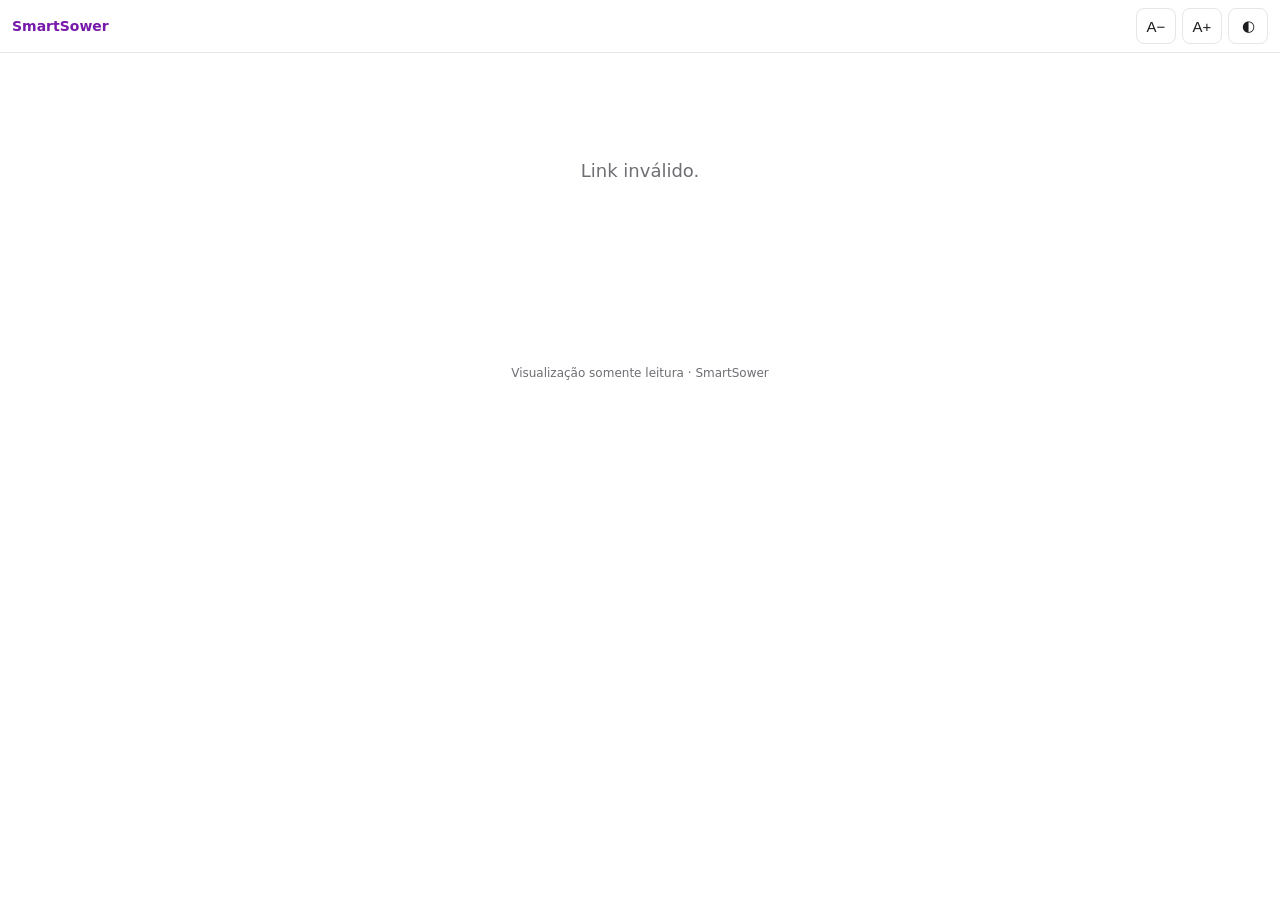
<file: ler.html>
<!DOCTYPE html>
<html lang="pt-BR">
<head>
<meta charset="utf-8">
<meta name="viewport" content="width=device-width, initial-scale=1">
<meta name="robots" content="noindex, nofollow">
<title>SmartSower — Leitura</title>
<link rel="icon" href="icon-192.png">
<style>
:root{--bg:#ffffff;--fg:#1d1d1f;--muted:#6e6e73;--accent:#7719aa;--verse:#0f6cbd;--line:#e6e6e6;--card:#f6f5f8;color-scheme:light}
body[data-theme=sepia]{--bg:#f4ecd8;--fg:#3b2f22;--muted:#8a7a63;--accent:#7a2e8f;--verse:#2c5b8f;--line:#e2d6bb;--card:#ece2c8}
body[data-theme=dark]{--bg:#111214;--fg:#ededed;--muted:#9a9aa3;--accent:#d7b4f0;--verse:#8cc4ff;--line:#2a2b30;--card:#1c1d21;color-scheme:dark}
*{box-sizing:border-box}html,body{margin:0;background:var(--bg);color:var(--fg)}
body{font-family:"Segoe UI",system-ui,-apple-system,Roboto,sans-serif}
.bar{position:sticky;top:0;display:flex;align-items:center;gap:6px;padding:8px 12px;background:var(--bg);border-bottom:1px solid var(--line);z-index:2}
.bar .brand{font-weight:700;color:var(--accent);flex:1;font-size:14px}
.bar button{border:1px solid var(--line);background:transparent;color:var(--fg);border-radius:8px;min-width:40px;min-height:36px;font-size:15px;cursor:pointer}
main{max-width:46em;margin:0 auto;padding:24px 20px 80px;line-height:1.6;font-size:var(--fs,20px)}
h1{font-size:1.6em;margin:0 0 .2em;line-height:1.2}
.meta{color:var(--muted);font-size:.8em;margin:0 0 1.2em}
h2{color:var(--accent);font-size:1.25em;margin:1.4em 0 .4em;line-height:1.25}
.verse{margin:.8em 0;padding:.2em 0 .2em .9em;border-left:.18em solid var(--verse);font-style:italic}
.verse .ref{font-style:normal;font-weight:700;color:var(--verse);font-size:.75em;margin-bottom:.2em}
.verse sup{font-size:.6em;color:var(--verse);font-style:normal}
.call{margin:.8em 0;padding:.5em .9em;border-radius:.4em;background:var(--card);border-left:.18em solid var(--accent)}
.call small{display:block;font-size:.6em;text-transform:uppercase;letter-spacing:.08em;font-weight:700;color:var(--accent)}
.text div{margin-bottom:.35em}
figure{margin:1em 0}img{max-width:100%;border-radius:.3em}figcaption{font-size:.7em;color:var(--muted)}
img.ink{background:#fff;padding:.4em;border-radius:.4em}
.msg{text-align:center;color:var(--muted);padding:80px 20px;font-size:18px}
footer{text-align:center;color:var(--muted);font-size:12px;padding:20px}
body.locked main{-webkit-user-select:none;user-select:none;-webkit-touch-callout:none}
body.locked img{pointer-events:none}
@media print{body.locked *{display:none!important}body.locked:after{content:"A impressão deste conteúdo foi desativada pelo autor.";display:block;padding:40px;font-size:18px}}
.mk-t{display:inline-block;min-width:1.35em;text-align:center;color:#fff;border-radius:1em;font-weight:700;font-size:.8em;margin-right:.3em;font-style:normal;padding:0 .2em}.mk-important{background:#d13438}.mk-star{background:#e8a400}.mk-question{background:#0f6cbd}.mk-pray{background:#7719aa}.mk-heart{background:#e3008c}.mk-people{background:#107c10}.mk-idea{background:#ca5010}.mk-screen{background:#3a5f8f}.mk-music{background:#4f52b2}.mk-pause{background:#038387}.mk-optional{background:#69707d}.mk-warning{background:#b7791f}
[style*="background-color"]:not([style*=" color"]):not([style^="color"]):not([style*=";color"]){color:#1b1b1b}
</style>
</head>
<body>
<div class="bar">
  <span class="brand">SmartSower</span>
  <button id="sm" title="Letra menor">A−</button><button id="bg" title="Letra maior">A+</button><button id="th" title="Tema">◐</button>
</div>
<main id="c"><div class="msg">Carregando…</div></main>
<footer>Visualização somente leitura · SmartSower</footer>
<script src="config.js"></script>
<script>
(function () {
  var C = document.getElementById('c'), cfg = window.SMARTSOWER_CONFIG || window.SMARTSERMON_CONFIG || {};
  var fs = +(localStorage.getItem('ler-fs') || 20), th = localStorage.getItem('ler-th') || (matchMedia('(prefers-color-scheme: dark)').matches ? 'dark' : 'light');
  function apply() { document.documentElement.style.setProperty('--fs', fs + 'px'); document.body.dataset.theme = th; try { localStorage.setItem('ler-fs', fs); localStorage.setItem('ler-th', th); } catch (e) { } }
  apply();
  document.getElementById('sm').onclick = function () { fs = Math.max(14, fs - 2); apply(); };
  document.getElementById('bg').onclick = function () { fs = Math.min(40, fs + 2); apply(); };
  document.getElementById('th').onclick = function () { th = { light: 'sepia', sepia: 'dark', dark: 'light' }[th] || 'light'; apply(); };
  function msg(t) { C.innerHTML = ''; var d = document.createElement('div'); d.className = 'msg'; d.textContent = t; C.appendChild(d); }
  // Sanitiza o HTML recebido (só marcas de formatação; imagens apenas data:)
  var OK = { H1: 1, H2: 1, H3: 1, P: 1, DIV: 1, SPAN: 1, B: 1, STRONG: 1, I: 1, EM: 1, U: 1, S: 1, SUP: 1, SUB: 1, BR: 1, UL: 1, OL: 1, LI: 1, BLOCKQUOTE: 1, FIGURE: 1, FIGCAPTION: 1, IMG: 1, SMALL: 1, MARK: 1 };
  function clean(html) {
    var doc = new DOMParser().parseFromString('<div>' + html + '</div>', 'text/html'), root = doc.body.firstChild;
    (function walk(n) {
      Array.prototype.slice.call(n.childNodes).forEach(function (c) {
        if (c.nodeType !== 1) { if (c.nodeType !== 3) c.remove(); return; }
        if (!OK[c.tagName]) { while (c.firstChild) c.parentNode.insertBefore(c.firstChild, c); c.remove(); return; }
        Array.prototype.slice.call(c.attributes).forEach(function (a) {
          var keep = a.name === 'class' || (c.tagName === 'IMG' && a.name === 'src' && /^data:image\/(png|jpe?g|gif|webp);/i.test(a.value)) || (a.name === 'style' && /^(\s*(color|background-color)\s*:[^;]{1,40};?){1,2}\s*$/.test(a.value)) || a.name === 'alt';
          if (!keep) c.removeAttribute(a.name);
        });
        if (c.tagName === 'IMG' && !c.getAttribute('src')) { c.remove(); return; }
        walk(c);
      });
    })(root);
    return root.innerHTML;
  }
  var id = new URLSearchParams(location.search).get('id');
  if (!id || !cfg.supabaseUrl) return msg('Link inválido.');
  fetch(cfg.supabaseUrl.replace(/\/+$/, '') + '/rest/v1/rpc/get_share', { method: 'POST', headers: { apikey: cfg.supabaseAnonKey, 'Content-Type': 'application/json' }, body: JSON.stringify({ p_id: id }) })
    .then(function (r) { return r.ok ? r.json() : null; })
    .then(function (j) {
      if (!j || !j.data) return msg('Este link expirou, foi revogado ou não existe.');
      document.title = j.data.title + ' — SmartSower';
      C.innerHTML = clean(j.data.html || '');
      if (!j.allow_copy) {
        document.body.classList.add('locked');
        ['copy', 'cut', 'contextmenu', 'dragstart', 'selectstart'].forEach(function (ev) { document.addEventListener(ev, function (e) { e.preventDefault(); }); });
        document.addEventListener('keydown', function (e) { if ((e.ctrlKey || e.metaKey) && /^[acxspu]$/i.test(e.key)) e.preventDefault(); });
        window.addEventListener('beforeprint', function () { C.style.display = 'none'; }); window.addEventListener('afterprint', function () { C.style.display = ''; });
      }
    })
    .catch(function () { msg('Não foi possível carregar. Verifique a internet e tente de novo.'); });
})();
</script>
</body>
</html>
</file>
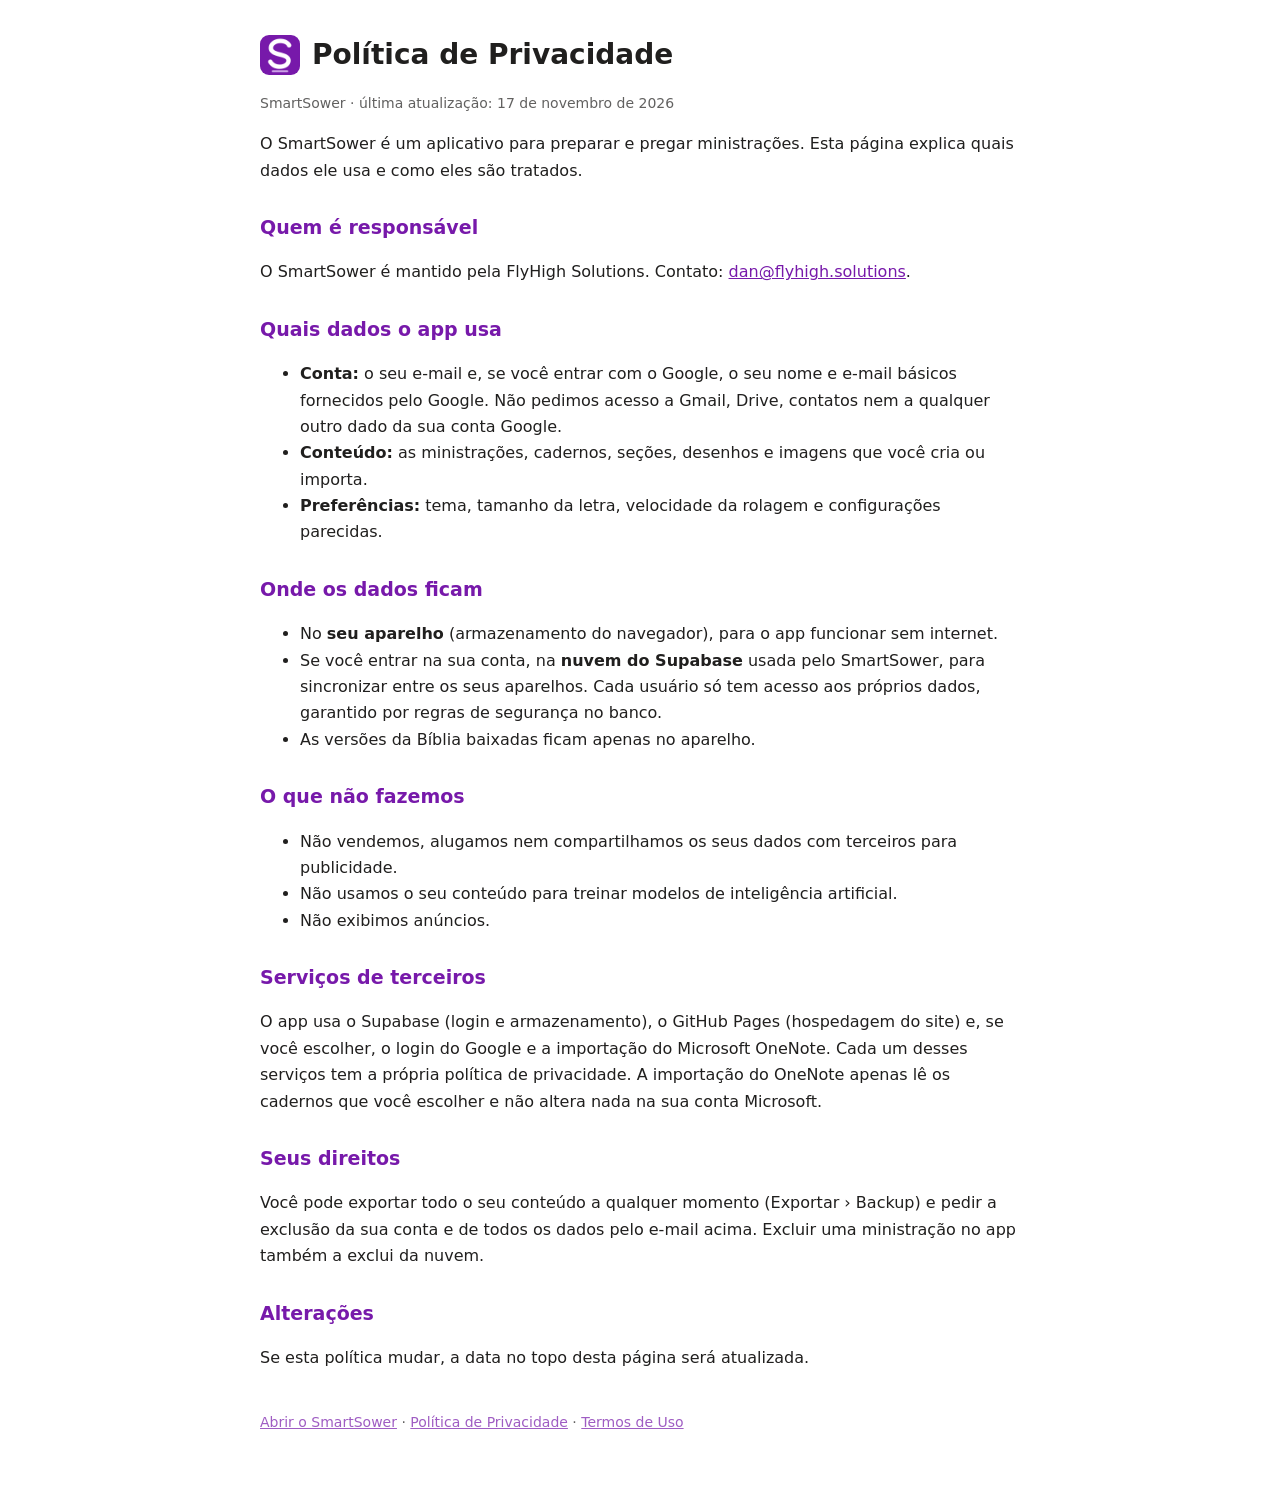
<file: privacidade.html>
<!DOCTYPE html><html lang="pt-BR"><head><meta charset="utf-8"><meta name="viewport" content="width=device-width, initial-scale=1"><title>Política de Privacidade — SmartSower</title><link rel="icon" href="icon-192.png"><style>:root{color-scheme:light dark}body{font-family:"Segoe UI",system-ui,sans-serif;max-width:760px;margin:0 auto;padding:32px 20px 60px;line-height:1.65;color:#201f1e;background:#fff}
@media (prefers-color-scheme:dark){body{background:#18171c;color:#ecebef}a{color:#c48cf0}}
header{display:flex;align-items:center;gap:12px;margin-bottom:8px}header img{width:40px;height:40px;border-radius:9px}
h1{font-size:28px;margin:0}h2{font-size:19px;margin-top:28px;color:#7719aa}@media (prefers-color-scheme:dark){h2{color:#c48cf0}}
.muted{opacity:.7;font-size:14px}a{color:#7719aa}</style></head>
<body><header><img src="icon-192.png" alt=""><h1>Política de Privacidade</h1></header><p class="muted">SmartSower · última atualização: 17 de novembro de 2026</p>
<p>O SmartSower é um aplicativo para preparar e pregar ministrações. Esta página explica quais dados ele usa e como eles são tratados.</p>
<h2>Quem é responsável</h2>
<p>O SmartSower é mantido pela FlyHigh Solutions. Contato: <a href="mailto:dan@flyhigh.solutions">dan@flyhigh.solutions</a>.</p>
<h2>Quais dados o app usa</h2>
<ul>
<li><b>Conta:</b> o seu e-mail e, se você entrar com o Google, o seu nome e e-mail básicos fornecidos pelo Google. Não pedimos acesso a Gmail, Drive, contatos nem a qualquer outro dado da sua conta Google.</li>
<li><b>Conteúdo:</b> as ministrações, cadernos, seções, desenhos e imagens que você cria ou importa.</li>
<li><b>Preferências:</b> tema, tamanho da letra, velocidade da rolagem e configurações parecidas.</li>
</ul>
<h2>Onde os dados ficam</h2>
<ul>
<li>No <b>seu aparelho</b> (armazenamento do navegador), para o app funcionar sem internet.</li>
<li>Se você entrar na sua conta, na <b>nuvem do Supabase</b> usada pelo SmartSower, para sincronizar entre os seus aparelhos. Cada usuário só tem acesso aos próprios dados, garantido por regras de segurança no banco.</li>
<li>As versões da Bíblia baixadas ficam apenas no aparelho.</li>
</ul>
<h2>O que não fazemos</h2>
<ul>
<li>Não vendemos, alugamos nem compartilhamos os seus dados com terceiros para publicidade.</li>
<li>Não usamos o seu conteúdo para treinar modelos de inteligência artificial.</li>
<li>Não exibimos anúncios.</li>
</ul>
<h2>Serviços de terceiros</h2>
<p>O app usa o Supabase (login e armazenamento), o GitHub Pages (hospedagem do site) e, se você escolher, o login do Google e a importação do Microsoft OneNote. Cada um desses serviços tem a própria política de privacidade. A importação do OneNote apenas lê os cadernos que você escolher e não altera nada na sua conta Microsoft.</p>
<h2>Seus direitos</h2>
<p>Você pode exportar todo o seu conteúdo a qualquer momento (Exportar › Backup) e pedir a exclusão da sua conta e de todos os dados pelo e-mail acima. Excluir uma ministração no app também a exclui da nuvem.</p>
<h2>Alterações</h2>
<p>Se esta política mudar, a data no topo desta página será atualizada.</p>
<p class="muted" style="margin-top:40px"><a href="./">Abrir o SmartSower</a> · <a href="privacidade.html">Política de Privacidade</a> · <a href="termos.html">Termos de Uso</a></p></body></html>
</file>
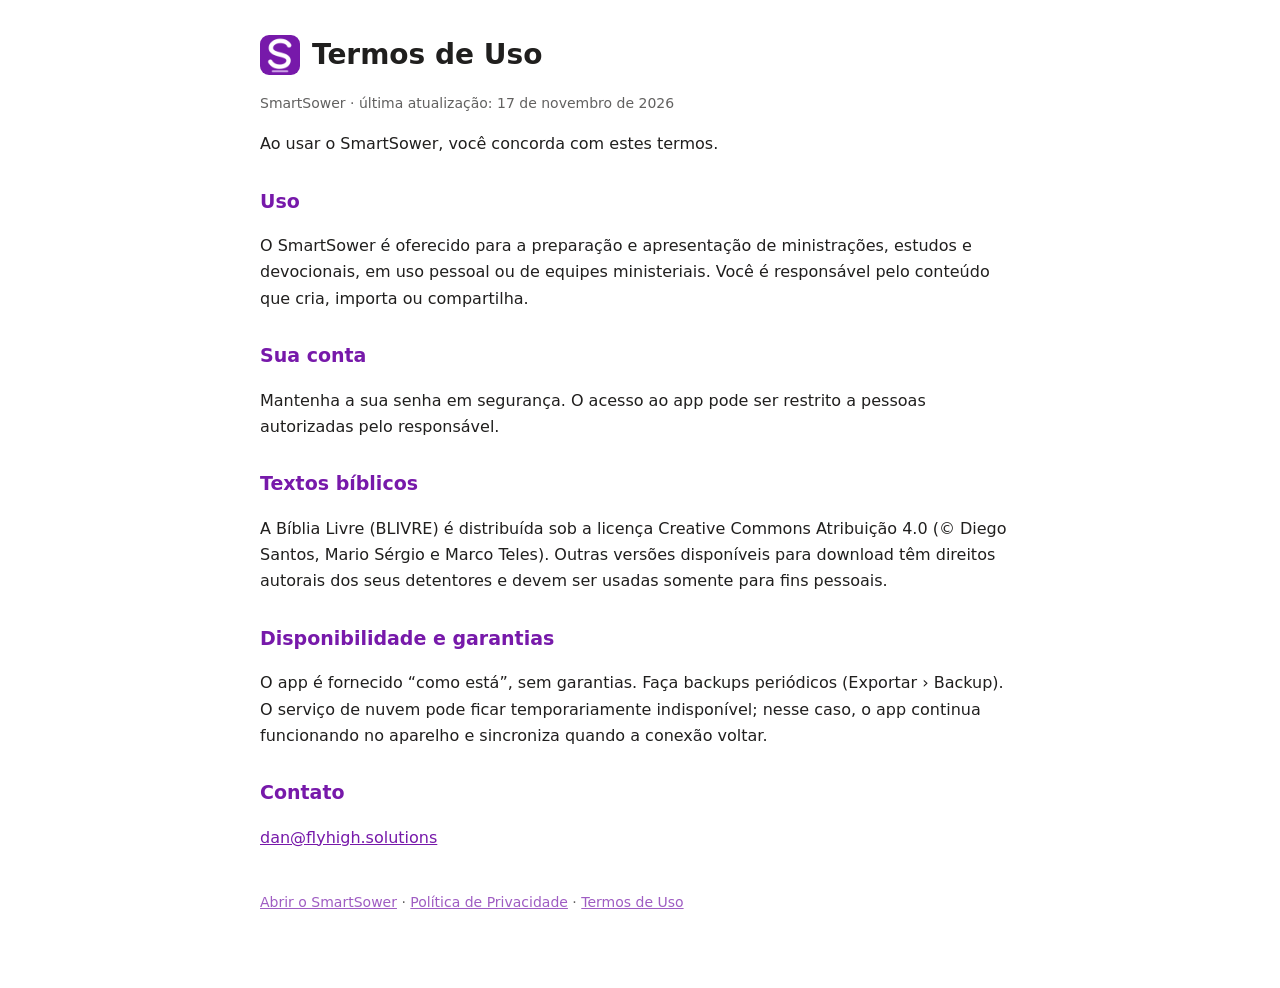
<file: termos.html>
<!DOCTYPE html><html lang="pt-BR"><head><meta charset="utf-8"><meta name="viewport" content="width=device-width, initial-scale=1"><title>Termos de Uso — SmartSower</title><link rel="icon" href="icon-192.png"><style>:root{color-scheme:light dark}body{font-family:"Segoe UI",system-ui,sans-serif;max-width:760px;margin:0 auto;padding:32px 20px 60px;line-height:1.65;color:#201f1e;background:#fff}
@media (prefers-color-scheme:dark){body{background:#18171c;color:#ecebef}a{color:#c48cf0}}
header{display:flex;align-items:center;gap:12px;margin-bottom:8px}header img{width:40px;height:40px;border-radius:9px}
h1{font-size:28px;margin:0}h2{font-size:19px;margin-top:28px;color:#7719aa}@media (prefers-color-scheme:dark){h2{color:#c48cf0}}
.muted{opacity:.7;font-size:14px}a{color:#7719aa}</style></head>
<body><header><img src="icon-192.png" alt=""><h1>Termos de Uso</h1></header><p class="muted">SmartSower · última atualização: 17 de novembro de 2026</p>
<p>Ao usar o SmartSower, você concorda com estes termos.</p>
<h2>Uso</h2>
<p>O SmartSower é oferecido para a preparação e apresentação de ministrações, estudos e devocionais, em uso pessoal ou de equipes ministeriais. Você é responsável pelo conteúdo que cria, importa ou compartilha.</p>
<h2>Sua conta</h2>
<p>Mantenha a sua senha em segurança. O acesso ao app pode ser restrito a pessoas autorizadas pelo responsável.</p>
<h2>Textos bíblicos</h2>
<p>A Bíblia Livre (BLIVRE) é distribuída sob a licença Creative Commons Atribuição 4.0 (© Diego Santos, Mario Sérgio e Marco Teles). Outras versões disponíveis para download têm direitos autorais dos seus detentores e devem ser usadas somente para fins pessoais.</p>
<h2>Disponibilidade e garantias</h2>
<p>O app é fornecido “como está”, sem garantias. Faça backups periódicos (Exportar › Backup). O serviço de nuvem pode ficar temporariamente indisponível; nesse caso, o app continua funcionando no aparelho e sincroniza quando a conexão voltar.</p>
<h2>Contato</h2>
<p><a href="mailto:dan@flyhigh.solutions">dan@flyhigh.solutions</a></p>
<p class="muted" style="margin-top:40px"><a href="./">Abrir o SmartSower</a> · <a href="privacidade.html">Política de Privacidade</a> · <a href="termos.html">Termos de Uso</a></p></body></html>
</file>
